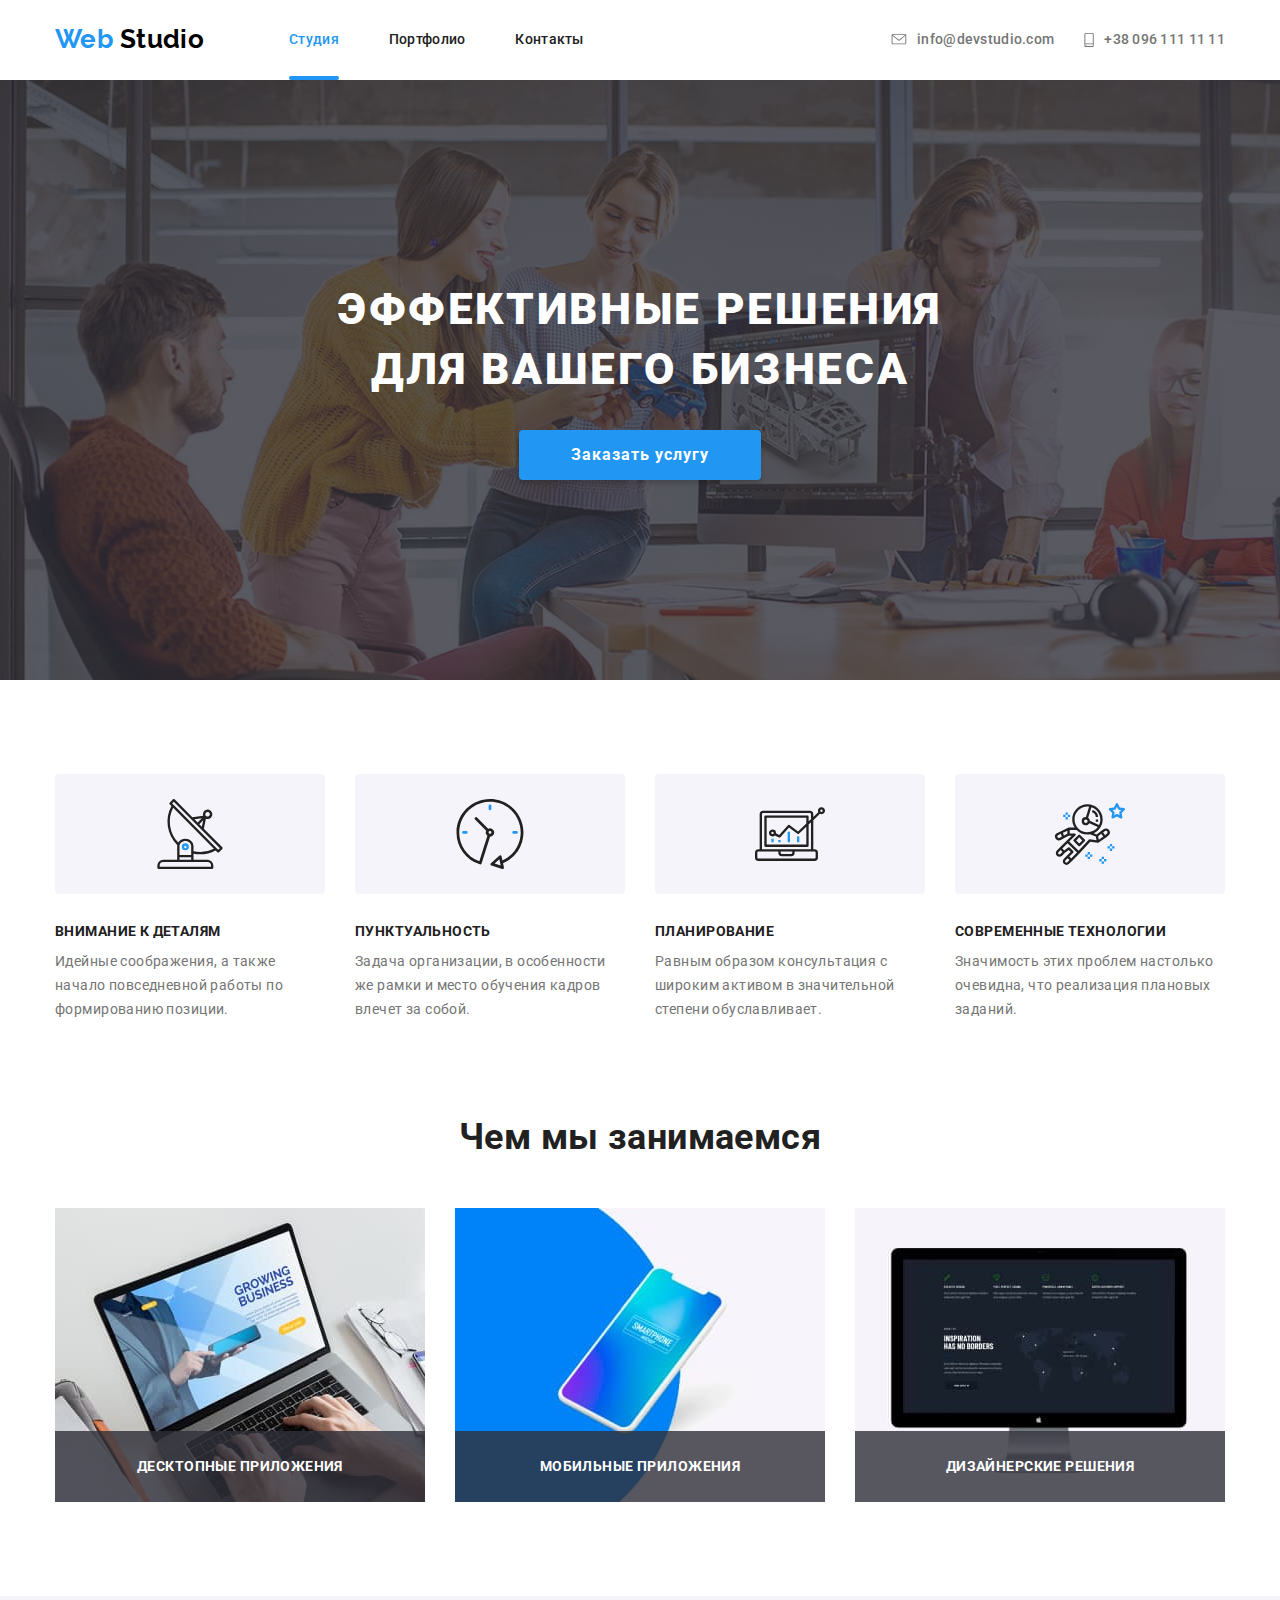
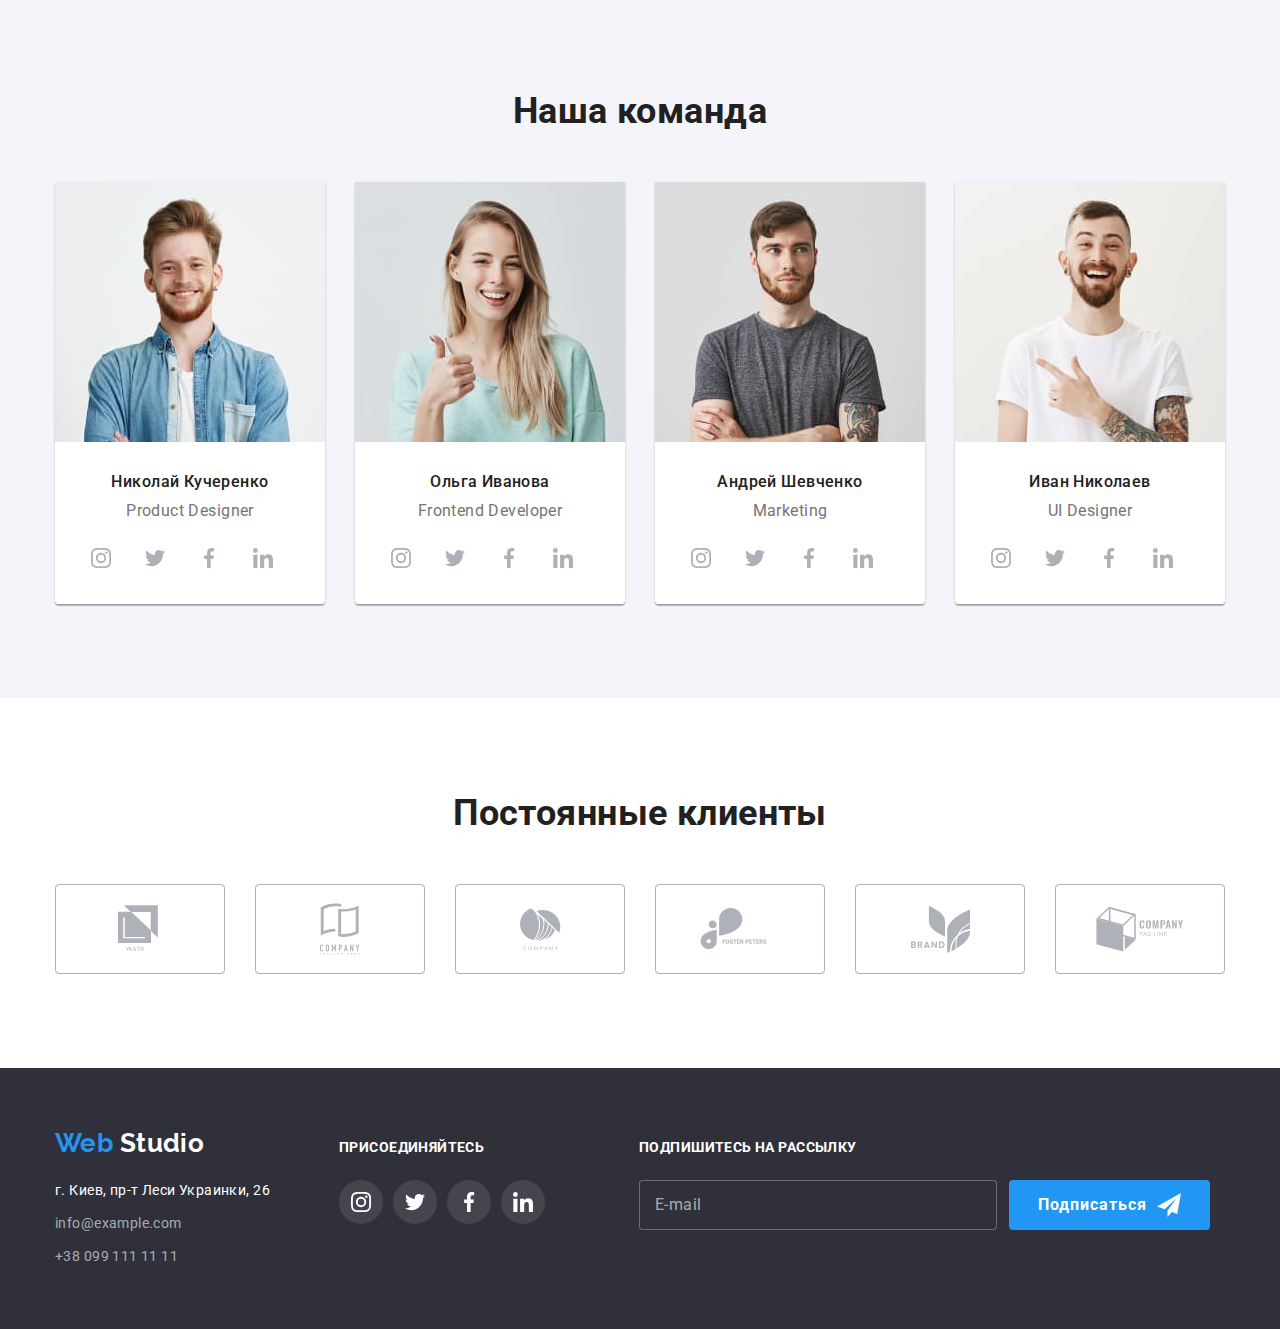
<file: index.html>
<!DOCTYPE html>
<html lang="ru">
  <head>
    <meta charset="UTF-8" />
    <meta name="viewport" content="width=device-width, initial-scale=1.0" />
    <link
      rel="stylesheet"
      href="https://fonts.googleapis.com/css2?family=Roboto:wght@400;500;700;900&display=swap"
    />
    <!-- <link
      rel="stylesheet"
      href="https://cdnjs.cloudflare.com/ajax/libs/modern-normalize/0.6.0/modern-normalize.min.css"
    /> -->
    <link rel="stylesheet" href="./css/main.min.css" />
    <title>Домашняя работа 7</title>
  </head>

  <body>
    <!-- Шапка -->
    <header class="header">
      <nav class="header-nav">
        <a href="./index.html" class="header-logo" aria-label="Логотип">
          <span>
            Web
          </span>
          Studio
        </a>
        <ul class="nav-list">
          <li>
            <a class="nav-link current-page" href="./index.html">
              <p>Студия</p>
            </a>
          </li>
          <li>
            <a class="nav-link" href="./portfolio.html">
              <p>Портфолио</p>
            </a>
          </li>
          <li>
            <a class="nav-link" href="">
              <p>Контакты</p>
            </a>
          </li>
        </ul>
      </nav>
      <address class="header-address">
        <ul class="address-list">
          <li>
            <a class="address-item" href="mailto:info@devstudio.com">
              <svg width="16px" height="11px">
                <use href="./images/sprite.svg#mail"></use>
              </svg>
              <p>info@devstudio.com</p>
            </a>
          </li>
          <li>
            <a class="address-item" href="tel:+380961111111">
              <svg width="10px" height="14px">
                <use href="./images/sprite.svg#smartphone"></use>
              </svg>
              <p>+38 096 111 11 11</p>
            </a>
          </li>
        </ul>
      </address>
    </header>

    <!-- Мейн -->
    <main>
      <!-- Герой -->
      <section class="hero">
        <h1 class="hero-title">
          Эффективные решения
          <br />
          для вашего бизнеса
        </h1>
        <button class="button-order" data-modal-open type="button">
          Заказать услугу
        </button>
      </section>

      <!-- Особенности -->
      <section class="features">
        <h2 class="features-title">Особенности</h2>
        <ul class="features-list">
          <li class="features-item">
            <h3 class="features-subtitle icon-antenna">
              Внимание к деталям
            </h3>
            <p>
              Идейные соображения, а также начало повседневной работы по
              формированию позиции.
            </p>
          </li>
          <li class="features-item">
            <h3 class="features-subtitle icon-clock">Пунктуальность</h3>
            <p>
              Задача организации, в особенности же рамки и место обучения кадров
              влечет за собой.
            </p>
          </li>
          <li class="features-item">
            <h3 class="features-subtitle icon-diagram">Планирование</h3>
            <p>
              Равным образом консультация с широким активом в значительной
              степени обуславливает.
            </p>
          </li>
          <li class="features-item">
            <h3 class="features-subtitle icon-astronaut">
              Современные технологии
            </h3>
            <p>
              Значимость этих проблем настолько очевидна, что реализация
              плановых заданий.
            </p>
          </li>
        </ul>
      </section>

      <!-- Чем мы занимаемся -->
      <section class="specialization">
        <h2 class="specialization-title">Чем мы занимаемся</h2>
        <!-- как я понял, эти картинки, это ссылки на страницу порфолио с фильтром по категориям -->
        <ul class="specialization-list">
          <li class="specialization-item">
            <a class="specialization-link" href="">
              <img
                src="./images/desktop-applications.jpg"
                alt="Десктопные приложения "
                width="370"
                height="294"
              />
              <span class="specialization-desc">Десктопные приложения</span>
            </a>
          </li>
          <li class="specialization-item">
            <a class="specialization-link" href="">
              <img
                src="./images/mobile-applications.jpg"
                alt="Мобильные приложения"
                width="370"
                height="294"
              />
              <span class="specialization-desc">Мобильные приложения</span>
            </a>
          </li>
          <li class="specialization-item">
            <a class="specialization-link" href="">
              <img
                src="./images/design-solutions.jpg"
                alt="Дизайнерские решения"
                width="370"
                height="294"
              />
              <span class="specialization-desc">Дизайнерские решения</span>
            </a>
          </li>
        </ul>
      </section>

      <!-- Наша команда -->
      <section class="team">
        <div class="team-section">
          <h2 class="team-title">Наша команда</h2>
          <ul class="team-list">
            <li class="team-card">
              <img
                src="./images/photo-nikolay-kucherenko.jpg"
                alt="фото Николай Кучеренко"
                width="270"
                height="260"
              />
              <div class="bio">
                <h3 class="bio-name">Николай Кучеренко</h3>
                <p class="bio-proffesion" lang="eu">Product Designer</p>
                <ul class="social-list">
                  <li class="social-item">
                    <a class="social-link" href="">
                      <svg class="social-icon">
                        <use href="./images/sprite.svg#instagram"></use>
                      </svg>
                    </a>
                  </li>
                  <li class="social-item">
                    <a class="social-link" href="">
                      <svg class="social-icon">
                        <use href="./images/sprite.svg#twitter"></use>
                      </svg>
                    </a>
                  </li>
                  <li class="social-item">
                    <a class="social-link" href="">
                      <svg class="social-icon">
                        <use href="./images/sprite.svg#facebook"></use>
                      </svg>
                    </a>
                  </li>
                  <li class="social-item">
                    <a class="social-link" href="">
                      <svg class="social-icon">
                        <use href="./images/sprite.svg#linkedin"></use>
                      </svg>
                    </a>
                  </li>
                </ul>
              </div>
            </li>

            <li class="team-card">
              <img
                src="./images/photo-olga-ivanova.jpg"
                alt="фото Ольга Иванова"
                width="270"
                height="260"
              />
              <div class="bio">
                <h3 class="bio-name">Ольга Иванова</h3>
                <p class="bio-proffesion" lang="eu">Frontend Developer</p>
                <ul class="social-list">
                  <li class="social-item">
                    <a class="social-link" href="">
                      <svg class="social-icon">
                        <use href="./images/sprite.svg#instagram"></use>
                      </svg>
                    </a>
                  </li>
                  <li class="social-item">
                    <a class="social-link" href="">
                      <svg class="social-icon">
                        <use href="./images/sprite.svg#twitter"></use>
                      </svg>
                    </a>
                  </li>
                  <li class="social-item">
                    <a class="social-link" href="">
                      <svg class="social-icon">
                        <use href="./images/sprite.svg#facebook"></use>
                      </svg>
                    </a>
                  </li>
                  <li class="social-item">
                    <a class="social-link" href="">
                      <svg class="social-icon">
                        <use href="./images/sprite.svg#linkedin"></use>
                      </svg>
                    </a>
                  </li>
                </ul>
              </div>
            </li>

            <li class="team-card">
              <img
                src="./images/photo-andrey-shevchenko.jpg"
                alt="фото Андрей Шевченко"
                width="270"
                height="260"
              />
              <div class="bio">
                <h3 class="bio-name">Андрей Шевченко</h3>
                <p class="bio-proffesion" lang="eu">Marketing</p>
                <ul class="social-list">
                  <li class="social-item">
                    <a class="social-link" href="">
                      <svg class="social-icon">
                        <use href="./images/sprite.svg#instagram"></use>
                      </svg>
                    </a>
                  </li>
                  <li class="social-item">
                    <a class="social-link" href="">
                      <svg class="social-icon">
                        <use href="./images/sprite.svg#twitter"></use>
                      </svg>
                    </a>
                  </li>
                  <li class="social-item">
                    <a class="social-link" href="">
                      <svg class="social-icon">
                        <use href="./images/sprite.svg#facebook"></use>
                      </svg>
                    </a>
                  </li>
                  <li class="social-item">
                    <a class="social-link" href="">
                      <svg class="social-icon">
                        <use href="./images/sprite.svg#linkedin"></use>
                      </svg>
                    </a>
                  </li>
                </ul>
              </div>
            </li>

            <li class="team-card">
              <img
                src="./images/photo-ivan-nikolaev.jpg"
                alt="фото Иван Николаев"
                width="270"
                height="260"
              />
              <div class="bio">
                <h3 class="bio-name">Иван Николаев</h3>
                <p class="bio-proffesion" lang="eu">UI Designer</p>
                <ul class="social-list">
                  <li class="social-item">
                    <a class="social-link" href="">
                      <svg class="social-icon">
                        <use href="./images/sprite.svg#instagram"></use>
                      </svg>
                    </a>
                  </li>
                  <li class="social-item">
                    <a class="social-link" href="">
                      <svg class="social-icon">
                        <use href="./images/sprite.svg#twitter"></use>
                      </svg>
                    </a>
                  </li>
                  <li class="social-item">
                    <a class="social-link" href="">
                      <svg class="social-icon">
                        <use href="./images/sprite.svg#facebook"></use>
                      </svg>
                    </a>
                  </li>
                  <li class="social-item">
                    <a class="social-link" href="">
                      <svg class="social-icon">
                        <use href="./images/sprite.svg#linkedin"></use>
                      </svg>
                    </a>
                  </li>
                </ul>
              </div>
            </li>
          </ul>
        </div>
      </section>

      <!-- Постоянные клиенты -->
      <section class="clients">
        <h2 class="clients-title">Постоянные клиенты</h2>
        <ul class="clients-list">
          <li class="clients-item">
            <a href="" class="clients-link">
              <svg class="clients-icon" width="44px" height="49px">
                <use href="./images/sprite.svg#logo-1"></use>
              </svg>
            </a>
          </li>
          <li class="clients-item">
            <a class="clients-link" href="">
              <svg class="clients-icon" width="40px" height="52px">
                <use href="./images/sprite.svg#logo-2"></use>
              </svg>
            </a>
          </li>
          <li class="clients-item">
            <a href="" class="clients-link">
              <svg class="clients-icon" width="41px" height="43px">
                <use href="./images/sprite.svg#logo-3"></use>
              </svg>
            </a>
          </li>
          <li class="clients-item">
            <a href="" class="clients-link">
              <svg class="clients-icon" width="80px" height="42px">
                <use href="./images/sprite.svg#logo-4"></use>
              </svg>
            </a>
          </li>
          <li class="clients-item">
            <a href="" class="clients-link">
              <svg class="clients-icon" width="59px" height="47px">
                <use href="./images/sprite.svg#logo-5"></use>
              </svg>
            </a>
          </li>
          <li class="clients-item">
            <a href="" class="clients-link">
              <svg class="clients-icon" width="88px" height="45px">
                <use href="./images/sprite.svg#logo-6"></use>
              </svg>
            </a>
          </li>
        </ul>
      </section>
    </main>

    <!-- футер -->

    <footer class="footer">
      <div class="footer-wrapper">
        <!-- контакты -->
        <div class="footer-contacts">
          <a
            class="footer-logo"
            href="./index.html"
            aria-label="Логотип Веб студии"
          >
            <span>Web</span>
            Studio
          </a>
          <address class="footer-address">
            <ul class="footer-address-list">
              <li class="footer-address-item">
                <a
                  class="footer-address-link city"
                  href="https://goo.gl/maps/y2QhBPSRQjRxSZP76"
                  target="_blank"
                >
                  г. Киев, пр-т Леси Украинки, 26
                </a>
              </li>
              <li class="footer-address-item">
                <a
                  class="footer-address-link email"
                  href="mailto:info@example.com"
                  >info@example.com</a
                >
              </li>
              <li class="footer-address-item">
                <a class="footer-address-link tel" href="tel:+380991111111"
                  >+38 099 111 11 11</a
                >
              </li>
            </ul>
          </address>
        </div>

        <!-- Соц. ссылки -->
        <div class="footer-social">
          <b class="footer-social-subtitle">Присоединяйтесь</b>
          <ul class="footer-social-list">
            <li class="footer-social-item">
              <a class="footer-social-link" href="">
                <svg class="footer-social-icon">
                  <use href="./images/sprite.svg#instagram"></use>
                </svg>
              </a>
            </li>
            <li class="footer-social-item">
              <a class="footer-social-link" href="">
                <svg class="footer-social-icon">
                  <use href="./images/sprite.svg#twitter"></use>
                </svg>
              </a>
            </li>
            <li class="footer-social-item">
              <a class="footer-social-link" href="">
                <svg class="footer-social-icon">
                  <use href="./images/sprite.svg#facebook"></use>
                </svg>
              </a>
            </li>
            <li class="footer-social-item">
              <a class="footer-social-link" href="">
                <svg class="footer-social-icon">
                  <use href="./images/sprite.svg#linkedin"></use>
                </svg>
              </a>
            </li>
          </ul>
        </div>

        <!-- Форма подпишись -->
        <form class="form-subscribe">
          <b class="subscribe-subtitle">
            Подпишитесь на рассылку
          </b>
          <div class="subscribe-wrapper">
            <label class="subscribe-lebel">
              <input
                class="subscribe-field"
                type="text"
                name="subscribe"
                placeholder=" "
                autocomplete="email"
              />
              <span class="subscribe-tooltip">E-mail</span>
            </label>
            <button class="subscribe-button" type="button">
              <span class="subscribe-button-text">Подписаться</span>
            </button>
          </div>
        </form>
      </div>
    </footer>

    <!-- Бекдроп -->

    <div class="modal-backdrop is-hidden" data-modal>
      <div class="modal-window">
        <button class="modal-close" data-modal-close>
          <svg class="modal-close-icon">
            <use href="./images/sprite.svg#close"></use>
          </svg>
        </button>

        <form class="form-order">
          <b class="form-title">Оставьте свои данные, мы вам перезвоним</b>

          <div class="flex-vertical" role="group">
            <label class="form-input">
              <input
                class="input-data"
                type="text"
                name="order-name"
                placeholder=" "
              />
              <span class="input-tooltip">Имя</span>
              <svg class="input-icon">
                <use href="./images/sprite.svg#name"></use>
              </svg>
            </label>

            <label class="form-input">
              <input
                class="input-data"
                type="tel"
                name="order-tel"
                placeholder=" "
              />
              <span class="input-tooltip">Телефон</span>
              <svg class="input-icon">
                <use href="./images/sprite.svg#phone"></use>
              </svg>
            </label>

            <label class="form-input">
              <input
                class="input-data"
                type="email"
                name="order-email"
                placeholder=" "
              />
              <span class="input-tooltip">Почта</span>
              <svg class="input-icon">
                <use href="./images/sprite.svg#email"></use>
              </svg>
            </label>

            <label class="form-comments">
              <textarea
                class="comments-data"
                name="order-comments"
                rows="10"
                placeholder=" "
              ></textarea>
              <span class="comments-tooltip">Коментарий</span>
            </label>

            <label class="license-agreement">
              <input
                class="checkbox visually-hidden" 
                value="true"
                type="checkbox"
                name="license-agree"
              />
              <span class="checkbox-icon"></span>

              <span class="license-description">
                Соглашаюсь с рассылкой и принимаю
                <a class="license-link" href="">Условия договора </a>
              </span>
            </label>
            <button action="#" class="form-send" type="submit">Отправить</button>
          </div>
        </form>
      </div>
    </div>
    <script src="./js/modal.js"></script>
  </body>
</html>
</file>
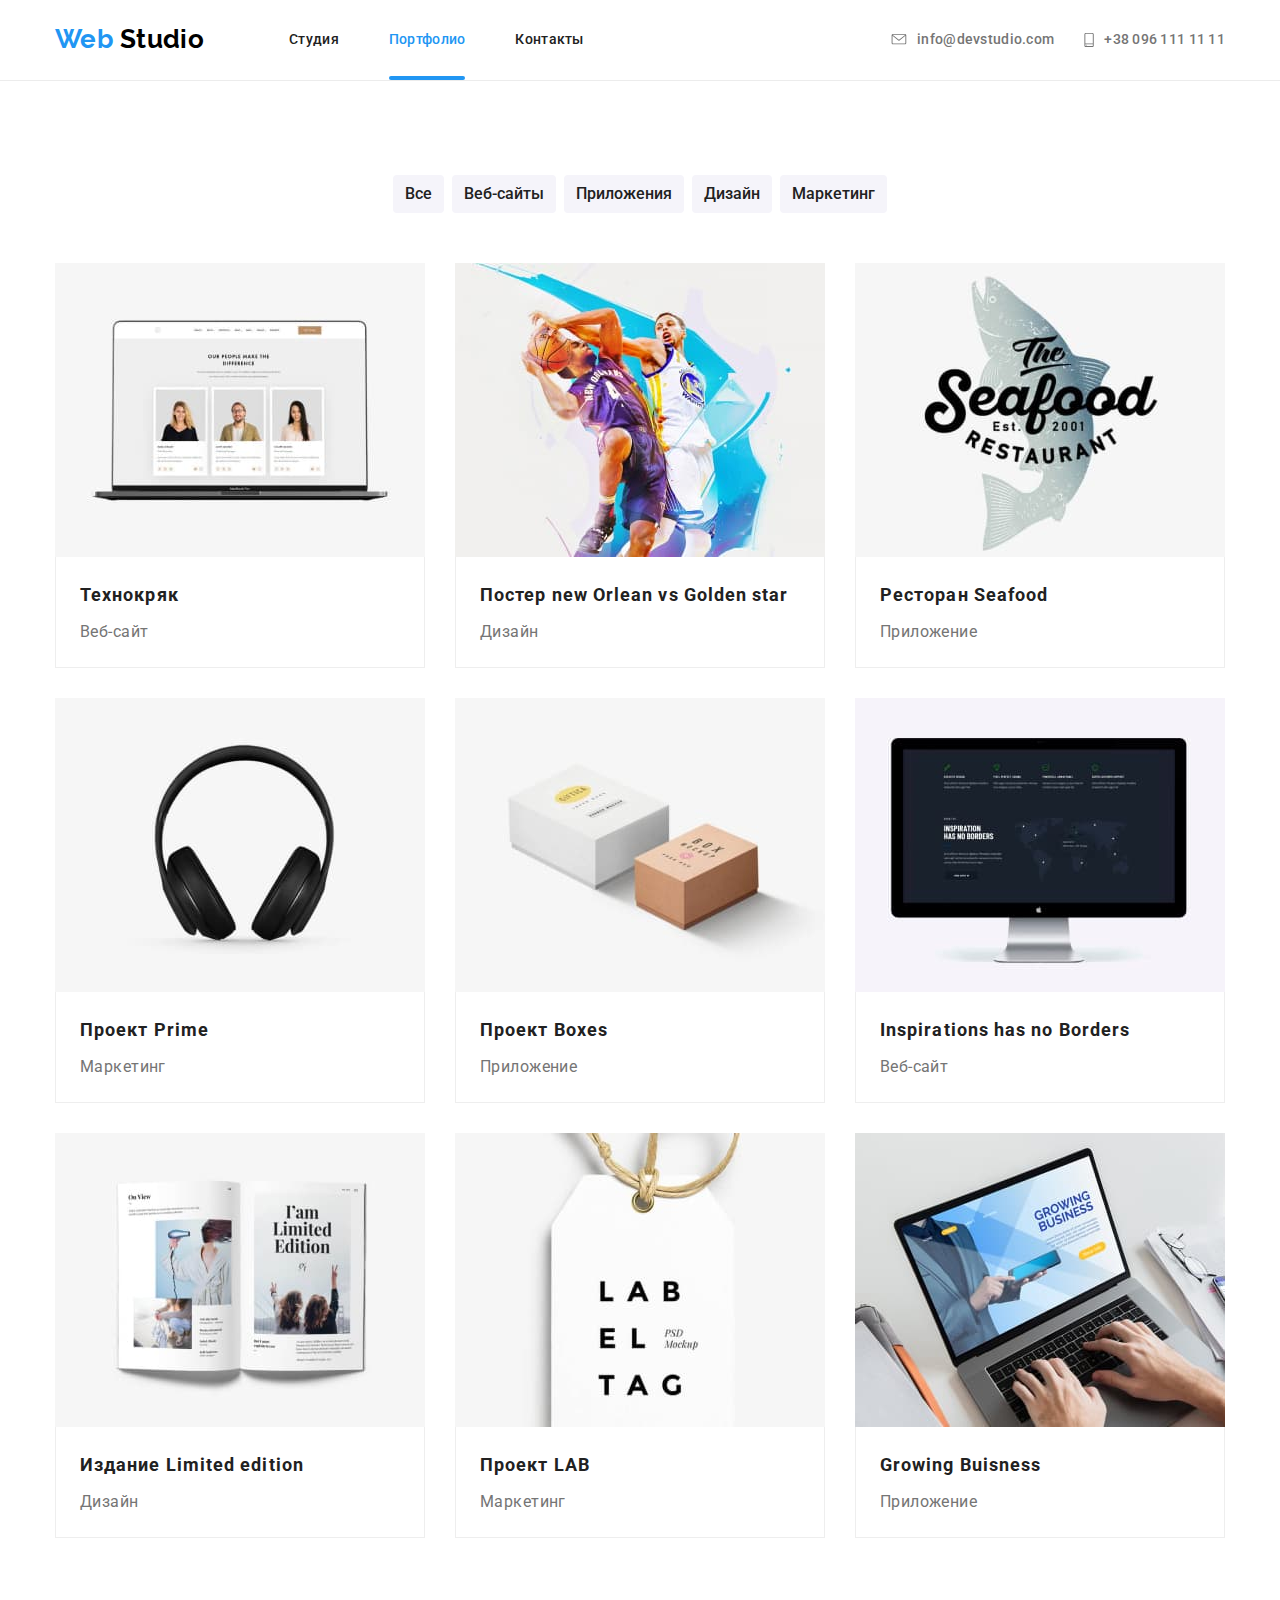
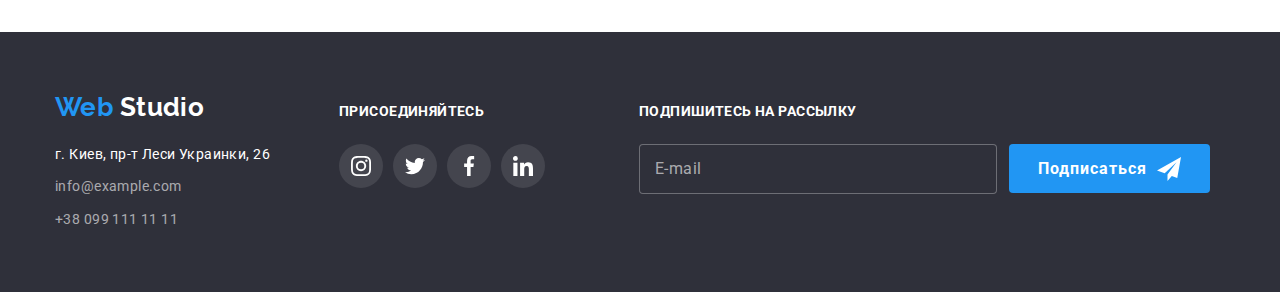
<file: portfolio.html>
<!DOCTYPE html>
<html lang="ru">
  <head>
    <meta charset="UTF-8" />
    <meta name="viewport" content="width=device-width, initial-scale=1.0" />
    <link
      rel="stylesheet"
      href="https://fonts.googleapis.com/css2?family=Roboto:wght@400;500;700;900&display=swap"
    />
    <link rel="stylesheet" href="./css/portfolio.min.css" />
    <title>Web Studio</title>
  </head>
  <body>
    <!-- Шапка с главной страницы -->
    <header class="border-buttom">
      <div class="header">
        <nav class="header-nav">
          <a href="./index.html" class="header-logo" aria-label="Логотип">
            <span>
              Web
            </span>
            Studio
          </a>
          <ul class="nav-list">
            <li>
              <a class="nav-link" href="./index.html">
                <p>Студия</p>
              </a>
            </li>
            <li>
              <a class="nav-link current-page" href="./portfolio.html">
                <p>Портфолио</p>
              </a>
            </li>
            <li>
              <a class="nav-link" href="">
                <p>Контакты</p>
              </a>
            </li>
          </ul>
        </nav>
        <address class="header-address">
          <ul class="address-list">
            <li>
              <a class="address-item" href="mailto:info@devstudio.com">
                <svg width="16px" height="11px">
                  <use href="./images/sprite.svg#mail"></use>
                </svg>
                <p>info@devstudio.com</p>
              </a>
            </li>
            <li>
              <a class="address-item" href="tel:+380961111111">
                <svg width="10px" height="14px">
                  <use href="./images/sprite.svg#smartphone"></use>
                </svg>
                <p>+38 096 111 11 11</p>
              </a>
            </li>
          </ul>
        </address>
      </div>
    </header>

    <!-- Основной раздел -->
    <main class="gallery">
      <section class="gallery-section">
        <h1 class="gallery-title" hidden>Галерея</h1>
        <ul class="gallery-selection">
          <li>
            <button class="gallery-button" type="button">
              Все
            </button>
          </li>
          <li>
            <button class="gallery-button" type="button">
              Веб-сайты
            </button>
          </li>
          <li>
            <button class="gallery-button" type="button">
              Приложения
            </button>
          </li>
          <li>
            <button class="gallery-button" type="button">
              Дизайн
            </button>
          </li>
          <li>
            <button class="gallery-button" type="button">
              Маркетинг
            </button>
          </li>
        </ul>
        <ul class="gallery-list">
          <li class="gallery-item">
            <a class="gallery-link" href="">
              <div class="gallery-overlay">
                <img
                  src="./images/technocrack.jpg"
                  alt="Иконка компании Технокряк"
                  width="370"
                  height="294"
                />
                <p class="gallery-text">
                  Технокряк это современная площадка распространения
                  коронавируса. Компании используют эту платформу для цифрового
                  шпионажа и атак на защищённые сервера конкурентов.
                </p>
              </div>
              <div class="gallery-desc">
                <h2 class="gallery-item-title">Технокряк</h2>
                <p class="gallery-item-subtitle">Веб-сайт</p>
              </div>
              <!--Следующий p отображается только при событии :hover, :focus -->
            </a>
          </li>
          <li class="gallery-item">
            <a class="gallery-link" href="">
              <div class="gallery-overlay">
                <img
                  src="./images/new-orlean-vs-golden-star.jpg"
                  alt="Постер с баскетболистами"
                  width="370"
                  height="294"
                />
                <p class="gallery-text">
                  Lorem ipsum, dolor sit amet consectetur adipisicing elit.
                  Corporis, dolorem obcaecati. Quibusdam corporis qui
                  repellendus? Id in dolorem aliquid totam soluta. Aperiam
                  voluptatum consectetur a.
                </p>
              </div>
              <div class="gallery-desc">
                <h2 class="gallery-item-title">
                  Постер
                  <span lang="eu"> new Orlean vs Golden star</span>
                </h2>
                <p class="gallery-item-subtitle">Дизайн</p>
              </div>
            </a>
          </li>
          <li class="gallery-item">
            <a class="gallery-link" href="">
              <div class="gallery-overlay">
                <img
                  src="./images/seafood.jpg"
                  alt="Логотип приложения seafood"
                  width="370"
                  height="294"
                />
                <p class="gallery-text">
                  Lorem ipsum, dolor sit amet consectetur adipisicing elit.
                  Corporis, dolorem obcaecati. Quibusdam corporis qui
                  repellendus? Id in dolorem aliquid totam soluta. Aperiam
                  voluptatum consectetur a.
                </p>
              </div>
              <div class="gallery-desc">
                <h2 class="gallery-item-title">
                  Ресторан
                  <span lang="eu">Seafood</span>
                </h2>
                <p class="gallery-item-subtitle">Приложение</p>
              </div>
            </a>
          </li>
          <li class="gallery-item">
            <a class="gallery-link" href="">
              <div class="gallery-overlay">
                <img
                  src="./images/project-prime.jpg"
                  alt="Наушники"
                  width="370"
                  height="294"
                />
                <p class="gallery-text">
                  Lorem ipsum, dolor sit amet consectetur adipisicing elit.
                  Corporis, dolorem obcaecati. Quibusdam corporis qui
                  repellendus? Id in dolorem aliquid totam soluta. Aperiam
                  voluptatum consectetur a.
                </p>
              </div>
              <div class="gallery-desc">
                <h2 class="gallery-item-title">
                  Проект
                  <span lang="eu">Prime</span>
                </h2>
                <p class="gallery-item-subtitle">Маркетинг</p>
              </div>
            </a>
          </li>
          <li class="gallery-item">
            <a class="gallery-link" href="">
              <div class="gallery-overlay">
                <img
                  src="./images/project-boxes.jpg"
                  alt="Несколько коробок"
                  width="370"
                  height="294"
                />
                <p class="gallery-text">
                  Lorem ipsum, dolor sit amet consectetur adipisicing elit.
                  Corporis, dolorem obcaecati. Quibusdam corporis qui
                  repellendus? Id in dolorem aliquid totam soluta. Aperiam
                  voluptatum consectetur a.
                </p>
              </div>
              <div class="gallery-desc">
                <h2 class="gallery-item-title">
                  Проект
                  <span lang="eu">Boxes</span>
                </h2>
                <p class="gallery-item-subtitle">Приложение</p>
              </div>
            </a>
          </li>
          <li class="gallery-item">
            <a class="gallery-link" href="">
              <div class="gallery-overlay">
                <!-- картинка с основной страницы -->
                <img
                  src="./images/design-solutions.jpg"
                  alt="Монитор"
                  width="370"
                  height="294"
                />
                <p class="gallery-text">
                  Lorem ipsum, dolor sit amet consectetur adipisicing elit.
                  Corporis, dolorem obcaecati. Quibusdam corporis qui
                  repellendus? Id in dolorem aliquid totam soluta. Aperiam
                  voluptatum consectetur a.
                </p>
              </div>
              <div class="gallery-desc">
                <h2 class="gallery-item-title" lang="eu">
                  Inspirations has no Borders
                </h2>
                <p class="gallery-item-subtitle">Веб-сайт</p>
              </div>
            </a>
          </li>
          <li class="gallery-item">
            <a class="gallery-link" href="">
              <div class="gallery-overlay">
                <img
                  src="./images/magazine-limited-edition.jpg"
                  alt="Журнал"
                  width="370"
                  height="294"
                />
                <p class="gallery-text">
                  Lorem ipsum, dolor sit amet consectetur adipisicing elit.
                  Corporis, dolorem obcaecati. Quibusdam corporis qui
                  repellendus? Id in dolorem aliquid totam soluta. Aperiam
                  voluptatum consectetur a.
                </p>
              </div>
              <div class="gallery-desc">
                <h2 class="gallery-item-title">
                  Издание
                  <span lang="eu">Limited edition</span>
                </h2>
                <p class="gallery-item-subtitle">Дизайн</p>
              </div>
            </a>
          </li>
          <li class="gallery-item">
            <a class="gallery-link" href="">
              <div class="gallery-overlay">
                <img
                  src="./images/project-lab.jpg"
                  alt="Бирка"
                  width="370"
                  height="294"
                />
                <p class="gallery-text">
                  Lorem ipsum, dolor sit amet consectetur adipisicing elit.
                  Corporis, dolorem obcaecati. Quibusdam corporis qui
                  repellendus? Id in dolorem aliquid totam soluta. Aperiam
                  voluptatum consectetur a.
                </p>
              </div>
              <div class="gallery-desc">
                <h2 class="gallery-item-title">
                  Проект
                  <span lang="eu">LAB</span>
                </h2>
                <p class="gallery-item-subtitle">Маркетинг</p>
              </div>
            </a>
          </li>
          <li class="gallery-item">
            <a class="gallery-link" href="">
              <!-- картинка с основной страницы -->
              <div class="gallery-overlay">
                <img
                  src="./images/desktop-applications.jpg"
                  alt="Ноутбук"
                  width="370"
                  height="294"
                />
                <p class="gallery-text">
                  Lorem ipsum, dolor sit amet consectetur adipisicing elit.
                  Corporis, dolorem obcaecati. Quibusdam corporis qui
                  repellendus? Id in dolorem aliquid totam soluta. Aperiam
                  voluptatum consectetur a.
                </p>
              </div>
              <div class="gallery-desc">
                <h2 class="gallery-item-title" lang="eu">Growing Buisness</h2>
                <p class="gallery-item-subtitle">Приложение</p>
              </div>
            </a>
          </li>
        </ul>
      </section>
    </main>

    <!-- футер с главной страницы -->

    <footer class="footer">
      <div class="footer-wrapper">
        <!-- контакты -->
        <div class="footer-contacts">
          <a
            class="footer-logo"
            href="./index.html"
            aria-label="Логотип Веб студии"
          >
            <span>Web</span>
            Studio
          </a>
          <address class="footer-address">
            <ul class="footer-address-list">
              <li class="footer-address-item">
                <a
                  class="footer-address-link city"
                  href="https://goo.gl/maps/y2QhBPSRQjRxSZP76"
                  target="_blank"
                >
                  г. Киев, пр-т Леси Украинки, 26
                </a>
              </li>
              <li class="footer-address-item">
                <a
                  class="footer-address-link email"
                  href="mailto:info@example.com"
                  >info@example.com</a
                >
              </li>
              <li class="footer-address-item">
                <a class="footer-address-link tel" href="tel:+380991111111"
                  >+38 099 111 11 11</a
                >
              </li>
            </ul>
          </address>
        </div>

        <!-- Соц. ссылки -->
        <div class="footer-social">
          <b class="footer-social-subtitle">Присоединяйтесь</b>
          <ul class="footer-social-list">
            <li class="footer-social-item">
              <a class="footer-social-link" href="">
                <svg class="footer-social-icon">
                  <use href="./images/sprite.svg#instagram"></use>
                </svg>
              </a>
            </li>
            <li class="footer-social-item">
              <a class="footer-social-link" href="">
                <svg class="footer-social-icon">
                  <use href="./images/sprite.svg#twitter"></use>
                </svg>
              </a>
            </li>
            <li class="footer-social-item">
              <a class="footer-social-link" href="">
                <svg class="footer-social-icon">
                  <use href="./images/sprite.svg#facebook"></use>
                </svg>
              </a>
            </li>
            <li class="footer-social-item">
              <a class="footer-social-link" href="">
                <svg class="footer-social-icon">
                  <use href="./images/sprite.svg#linkedin"></use>
                </svg>
              </a>
            </li>
          </ul>
        </div>

        <!-- Форма подпишись -->
        <form class="form-subscribe">
          <b class="subscribe-subtitle">
            Подпишитесь на рассылку
          </b>
          <div class="subscribe-wrapper">
            <label class="subscribe-lebel">
              <input
                class="subscribe-field"
                type="text"
                name="subscribe"
                placeholder=" "
                autocomplete="email"
              />
              <span class="subscribe-tooltip">E-mail</span>
            </label>
            <button class="subscribe-button" type="button">
              <span class="subscribe-button-text">Подписаться</span>
            </button>
          </div>
        </form>
      </div>
    </footer>
  </body>
</html>
</file>
<file: css/main.min.css>
*,::after,::before{-webkit-box-sizing:border-box;box-sizing:border-box}:root{-moz-tab-size:4;-o-tab-size:4;tab-size:4}html{line-height:1.15;-webkit-text-size-adjust:100%}body{margin:0}body{font-family:system-ui,-apple-system,'Segoe UI',Roboto,Helvetica,Arial,sans-serif,'Apple Color Emoji','Segoe UI Emoji'}hr{height:0}abbr[title]{-webkit-text-decoration:underline dotted;text-decoration:underline dotted}b,strong{font-weight:bolder}code,kbd,pre,samp{font-family:SFMono-Regular,Consolas,'Liberation Mono',Menlo,monospace;font-size:1em}small{font-size:80%}sub,sup{font-size:75%;line-height:0;position:relative;vertical-align:baseline}sub{bottom:-.25em}sup{top:-.5em}button,input,optgroup,select,textarea{font-family:inherit;font-size:100%;line-height:1.15;margin:0}button,select{text-transform:none}[type=button],[type=reset],[type=submit],button{-webkit-appearance:button}[type=button]::-moz-focus-inner,[type=reset]::-moz-focus-inner,[type=submit]::-moz-focus-inner,button::-moz-focus-inner{border-style:none;padding:0}[type=button]:-moz-focusring,[type=reset]:-moz-focusring,[type=submit]:-moz-focusring,button:-moz-focusring{outline:1px dotted ButtonText}fieldset{padding:.35em .75em .625em}legend{padding:0}progress{vertical-align:baseline}[type=number]::-webkit-inner-spin-button,[type=number]::-webkit-outer-spin-button{height:auto}[type=search]{-webkit-appearance:textfield;outline-offset:-2px}[type=search]::-webkit-search-decoration{-webkit-appearance:none}::-webkit-file-upload-button{-webkit-appearance:button;font:inherit}summary{display:list-item}@font-face{font-family:"Raleway";font-style:normal;font-weight:700;font-display:swap;src:local("Raleway Bold"),local("Raleway-Bold"),url("../fonts/raleway-v16-latin-700.woff2") format("woff2"),url("../fonts/raleway-v16-latin-700.woff") format("woff")}.header,.header-nav,.nav-list,.header-address,.address-list,.address-item,.features-list,.team-list,.social-list,.clients-list,.clients-link,.footer-wrapper,.footer-social-list,.subscribe-wrapper,.subscribe-button-text,.flex-vertical,.license-agreement{display:-webkit-box;display:-ms-flexbox;display:flex;-webkit-box-align:center;-ms-flex-align:center;align-items:center}.features,.team,.clients{padding-top:94px;padding-bottom:94px}.header,.features,.specialization,.team-section,.clients,.footer-wrapper,.hero{margin-left:auto;margin-right:auto}.header,.features,.specialization,.team-section,.clients,.footer-wrapper{width:1200px;padding-left:15px;padding-right:15px}.specialization-title,.team-title,.clients-title{margin-bottom:50px;color:#212121;font-weight:700;font-size:36px;line-height:1.17;text-align:center}.social-icon,.footer-social-icon{width:20px;height:20px}.footer-social-subtitle,.subscribe-subtitle{display:block;margin-bottom:20px;color:#fff;font-weight:700;text-transform:uppercase}html{-webkit-box-sizing:border-box;box-sizing:border-box}*,*::before,*::after{-webkit-box-sizing:inherit;box-sizing:inherit}body{font-family:"Roboto", sans-serif;color:#757575;font-weight:400;font-size:14px;line-height:1.71;letter-spacing:0.03em}h1,h2,h3,p{margin-top:0px;margin-bottom:0px}button,address{font-family:inherit;font-style:normal}ul,button,input{margin-top:0px;margin-bottom:0px;list-style:none;padding:0px}a{font-family:inherit;text-decoration:none}svg{display:block}.border-buttom{border-bottom:1px solid #ececec}.visually-hidden{position:absolute;width:1px;height:1px;margin:-1px;border:0;padding:0;clip:rect(0 0 0 0);overflow:hidden}.header-logo,.footer-logo{display:block;font-family:"Raleway", sans-serif;font-weight:700;font-size:26px;line-height:1.19;color:#000}.header-logo>span,.footer-logo>span{color:#2196f3}.header-logo{padding-top:24px;padding-bottom:25px;margin-right:85px}.header-nav{color:#212121}.nav-list>li:not(:last-child){margin-right:50px}.nav-link{display:block;padding-top:32px;padding-bottom:32px;font-weight:500;font-size:14px;line-height:1.14;letter-spacing:0.02em;color:#212121;fill:none;-webkit-transition:color 250ms cubic-bezier(0.4, 0, 0.2, 1);transition:color 250ms cubic-bezier(0.4, 0, 0.2, 1)}.nav-link:hover,.nav-link:focus{color:#2196f3}.current-page{color:#2196f3;position:relative}.current-page>p::after{content:"";position:absolute;bottom:0;left:0;display:block;width:100%;height:4px;border-radius:2px;background-color:#2196f3}.header-address{margin-left:auto}.address-list{margin-left:auto}.address-list>li+li{margin-left:30px}.address-list>li:hover{color:#2196f3}.address-item{color:#757575;fill:#757575;padding-top:32px;padding-bottom:32px;font-weight:500;font-size:14px;line-height:1.14;letter-spacing:0.02em;-webkit-transition:color 250ms cubic-bezier(0.4, 0, 0.2, 1),fill 250ms cubic-bezier(0.4, 0, 0.2, 1);transition:color 250ms cubic-bezier(0.4, 0, 0.2, 1),fill 250ms cubic-bezier(0.4, 0, 0.2, 1)}.address-item>svg{margin-right:10px}.address-item:hover,.address-item:focus{color:#2196f3;fill:#2196f3}.hero{max-width:1600px;height:600px;padding-top:200px;padding-bottom:200px;background-image:-webkit-gradient(linear, left top, left bottom, from(rgba(47,48,58,0.8)), to(rgba(47,48,58,0.8))),url(../images/hero-background.jpg);background-image:linear-gradient(rgba(47,48,58,0.8), rgba(47,48,58,0.8)),url(../images/hero-background.jpg);text-align:center}.hero-title{margin-bottom:30px;color:#fff;font-weight:900;font-size:44px;line-height:1.36;text-align:center;letter-spacing:0.06em;text-transform:uppercase}.button-order{padding:10px 52px;color:#fff;background-color:#2196f3;border:transparent;border-radius:4px;-webkit-box-shadow:0px 4px 4px rgba(0,0,0,0.15);box-shadow:0px 4px 4px rgba(0,0,0,0.15);font-weight:700;font-size:16px;line-height:1.87;letter-spacing:0.06em}.features-title{display:none}.features-item:not(:last-child){margin-right:30px}.features-subtitle{margin-bottom:10px;color:#212121;font-weight:700;font-size:14px;line-height:1.14;text-transform:uppercase}.features-subtitle::before{content:"";display:block;width:270px;height:120px;background-color:#f5f4fa;background-repeat:no-repeat;background-position:center;border-radius:4px;margin-bottom:30px}.icon-antenna::before{content:"";background-image:url(./../images/icon-antenna.svg)}.icon-clock::before{content:"";background-image:url(./../images/icon-clock.svg)}.icon-diagram::before{content:"";background-image:url(./../images/icon-diagram.svg)}.icon-astronaut::before{content:"";background-image:url(./../images/icon-astronaut.svg)}.specialization{padding-bottom:94px}.specialization-title{margin-bottom:50px}.specialization-list{display:-webkit-box;display:-ms-flexbox;display:flex}.specialization-item{position:relative}.specialization-item+.specialization-item{margin-left:30px}.specialization-link{font-size:0px;display:block}.specialization-desc{position:absolute;bottom:0;left:0;width:370px;padding-top:27px;padding-bottom:27px;font-weight:700;font-size:14px;line-height:1.17;text-align:center;text-transform:uppercase;color:#fff;background-color:rgba(47,48,58,0.8)}.team{background-color:#f5f4fa}.team-card{width:270px;font-size:0px;-webkit-box-shadow:0px 2px 1px rgba(0,0,0,0.2),0px 1px 1px rgba(0,0,0,0.14),0px 1px 3px rgba(0,0,0,0.12);box-shadow:0px 2px 1px rgba(0,0,0,0.2),0px 1px 1px rgba(0,0,0,0.14),0px 1px 3px rgba(0,0,0,0.12);border-radius:0px 0px 4px 4px}.team-card:not(:last-child){margin-right:30px}.bio{padding-top:30px;padding-bottom:24px;padding-left:24px;padding-right:24px;background-color:#fff;border-radius:0px 0px 4px 4px}.bio-name{margin-bottom:10px;color:#212121;font-weight:500;font-size:16px;line-height:1.19;text-align:center}.bio-proffesion{margin-bottom:16px;font-size:16px;line-height:1.19;text-align:center}.social-list>li:not(:last-child){margin-right:10px}.social-link{display:block;padding:12px;border-radius:50%;fill:#afb1b8;-webkit-transition:fill 250ms cubic-bezier(0.4, 0, 0.2, 1),background-color 250ms cubic-bezier(0.4, 0, 0.2, 1);transition:fill 250ms cubic-bezier(0.4, 0, 0.2, 1),background-color 250ms cubic-bezier(0.4, 0, 0.2, 1)}.social-link:hover,.social-link:focus{fill:#fff;background-color:#2196f3;outline:none}.social-link:not(:last-child){margin-right:10px}.clients-item:not(:last-child){margin-right:30px}.clients-link{width:170px;height:90px;fill:#afb1b8;border:1px solid #afb1b8;border-radius:4px;-webkit-box-pack:center;-ms-flex-pack:center;justify-content:center;-webkit-transition:fill 250ms cubic-bezier(0.4, 0, 0.2, 1),border-color 250ms cubic-bezier(0.4, 0, 0.2, 1);transition:fill 250ms cubic-bezier(0.4, 0, 0.2, 1),border-color 250ms cubic-bezier(0.4, 0, 0.2, 1)}.clients-link:hover,.clients-link:focus{fill:#2196f3;border-color:#2196f3;outline:none}.footer{background-color:#2f303a}.footer-wrapper{-webkit-box-align:baseline;-ms-flex-align:baseline;align-items:baseline;padding-top:60px;padding-bottom:60px}.footer-contacts{margin-right:69px}.footer-logo{margin-bottom:20px;color:#fff}.footer-address-link.city{color:#fff}.footer-address-link.email,.footer-address-link.tel{color:rgba(255,255,255,0.6)}.footer-address-item:not(:last-child){margin-bottom:9px}.footer-address-link{padding:0px;-webkit-transition:color 250ms cubic-bezier(0.4, 0, 0.2, 1);transition:color 250ms cubic-bezier(0.4, 0, 0.2, 1)}.footer-address-link:hover,.footer-address-link:focus{color:#2196f3}.footer-social{margin-right:94px}.footer-social-subtitle{margin-bottom:20px}.footer-social-item:not(:last-child){margin-right:10px}.footer-social-link{display:-webkit-box;display:-ms-flexbox;display:flex;padding:12px;fill:#fff;background-color:rgba(255,255,255,0.1);border-radius:50%;-webkit-transition:background-color 250ms cubic-bezier(0.4, 0, 0.2, 1);transition:background-color 250ms cubic-bezier(0.4, 0, 0.2, 1)}.footer-social-link:hover,.footer-social-link:focus{background-color:#2196f3;outline:none}.subscribe-subtitle{display:block}.subscribe-lebel{position:relative}.subscribe-field{width:358px;height:50px;margin-right:12px;padding-left:16px;border:1px solid rgba(255,255,255,0.3);border-radius:4px;background-color:#2f303a;font-size:16px;line-height:1.25;color:#f5f4fa;outline:transparent}.subscribe-field:focus{background-color:#f5f4fa;color:#212121}.subscribe-tooltip{position:absolute;top:15px;left:16px;color:rgba(255,255,255,0.6);font-size:16px;line-height:1.25;-webkit-transition:transform 250ms cubic-bezier(0.4, 0, 0.2, 1),color 250ms cubic-bezier(0.4, 0, 0.2, 1);-webkit-transition:color 250ms cubic-bezier(0.4, 0, 0.2, 1),-webkit-transform 250ms cubic-bezier(0.4, 0, 0.2, 1);transition:color 250ms cubic-bezier(0.4, 0, 0.2, 1),-webkit-transform 250ms cubic-bezier(0.4, 0, 0.2, 1);transition:transform 250ms cubic-bezier(0.4, 0, 0.2, 1),color 250ms cubic-bezier(0.4, 0, 0.2, 1);transition:transform 250ms cubic-bezier(0.4, 0, 0.2, 1),color 250ms cubic-bezier(0.4, 0, 0.2, 1),-webkit-transform 250ms cubic-bezier(0.4, 0, 0.2, 1)}.subscribe-field:focus+.subscribe-tooltip,.subscribe-field:not(:placeholder-shown)+.subscribe-tooltip{-webkit-transform:translateX(-70px);transform:translateX(-70px);color:#fff}.subscribe-button{padding:10px 29px;color:#fff;background-color:#2196f3;border-radius:4px;border:none;font-weight:700;font-size:16px;line-height:1.87;letter-spacing:0.06em}.subscribe-button-text{-webkit-box-pack:center;-ms-flex-pack:center;justify-content:center}.subscribe-button-text::after{content:"";display:block;background-image:url("../images/icon-send.svg");fill:#212121;width:24px;height:24px;margin-left:10px}.modal-backdrop{position:fixed;top:0px;left:0px;width:100%;height:100%;background-color:rgba(0,0,0,0.2);-webkit-transform:scale(1);transform:scale(1);-webkit-transition:transform 1000ms cubic-bezier(0.4, 0, 0.2, 1);-webkit-transition:-webkit-transform 1000ms cubic-bezier(0.4, 0, 0.2, 1);transition:-webkit-transform 1000ms cubic-bezier(0.4, 0, 0.2, 1);transition:transform 1000ms cubic-bezier(0.4, 0, 0.2, 1);transition:transform 1000ms cubic-bezier(0.4, 0, 0.2, 1), -webkit-transform 1000ms cubic-bezier(0.4, 0, 0.2, 1)}.modal-window{position:absolute;top:50%;left:50%;width:528px;-webkit-transform:translate(-50%, -50%);transform:translate(-50%, -50%);border-radius:4px;background-color:#fff;-webkit-box-shadow:0px 2px 1px rgba(0,0,0,0.2),0px 1px 1px rgba(0,0,0,0.14),0px 1px 3px rgba(0,0,0,0.12);box-shadow:0px 2px 1px rgba(0,0,0,0.2),0px 1px 1px rgba(0,0,0,0.14),0px 1px 3px rgba(0,0,0,0.12)}.modal-close{position:absolute;top:8px;right:8px;display:-webkit-box;display:-ms-flexbox;display:flex;-webkit-box-pack:center;-ms-flex-pack:center;justify-content:center;-webkit-box-align:center;-ms-flex-align:center;align-items:center;width:30px;height:30px;border:1px solid rgba(0,0,0,0.1);border-radius:50%;background-color:#fff}.modal-close-icon{width:18px;height:18px;fill:#000}.modal-close:focus{outline:none;border:2px solid rgba(0,0,0,0.1);border-color:#2196f3}.modal-close:hover .modal-close-icon{fill:#2196f3}.flex-vertical{-webkit-box-orient:vertical;-webkit-box-direction:normal;-ms-flex-direction:column;flex-direction:column}.form-title{display:block;text-align:center;margin-top:40px;margin-bottom:28px;font-weight:700;font-size:20px;line-height:1.15;color:#212121}.form-order{margin-bottom:40px}.form-input{position:relative;margin-bottom:28px}.form-comments{position:relative;margin-bottom:20px}.input-data{display:block;width:448px;height:40px;padding-left:42px;border:1px solid rgba(33,33,33,0.2);border-radius:4px}.input-data:focus,.input-data:not(:placeholder-shown){outline:none;border-color:#2196f3}.input-tooltip{left:42px;top:50%;-webkit-transform:translateY(-50%);transform:translateY(-50%);font-size:14px;line-height:1.07;color:#757575;position:absolute;z-index:2;-webkit-transition:transform 250ms cubic-bezier(0.4, 0, 0.2, 1),color 250ms cubic-bezier(0.4, 0, 0.2, 1),font-size 250ms cubic-bezier(0.4, 0, 0.2, 1);-webkit-transition:color 250ms cubic-bezier(0.4, 0, 0.2, 1),font-size 250ms cubic-bezier(0.4, 0, 0.2, 1),-webkit-transform 250ms cubic-bezier(0.4, 0, 0.2, 1);transition:color 250ms cubic-bezier(0.4, 0, 0.2, 1),font-size 250ms cubic-bezier(0.4, 0, 0.2, 1),-webkit-transform 250ms cubic-bezier(0.4, 0, 0.2, 1);transition:transform 250ms cubic-bezier(0.4, 0, 0.2, 1),color 250ms cubic-bezier(0.4, 0, 0.2, 1),font-size 250ms cubic-bezier(0.4, 0, 0.2, 1);transition:transform 250ms cubic-bezier(0.4, 0, 0.2, 1),color 250ms cubic-bezier(0.4, 0, 0.2, 1),font-size 250ms cubic-bezier(0.4, 0, 0.2, 1),-webkit-transform 250ms cubic-bezier(0.4, 0, 0.2, 1)}.input-data:focus ~ .input-tooltip,.input-data:not(:placeholder-shown) ~ .input-tooltip{-webkit-transform:translate(-24px, -36px);transform:translate(-24px, -36px);color:#2196f3;font-size:12px}.input-icon{top:50%;left:16px;-webkit-transform:translateY(-50%);transform:translateY(-50%);width:18px;height:18px;fill:#212121;position:absolute;z-index:2}.input-data:focus ~ .input-icon,.input-data:not(:placeholder-shown) ~ .input-icon{fill:#2196f3}.comments-data{width:448px;height:120px;padding:10px 16px;border:1px solid rgba(33,33,33,0.2);border-radius:4px;resize:none}.comments-data:focus,.comments-data:not(:placeholder-shown){outline:none;border-color:#2196f3}.comments-tooltip{top:12px;left:16px;position:absolute;z-index:2;-webkit-transition:transform 250ms cubic-bezier(0.4, 0, 0.2, 1),color 250ms cubic-bezier(0.4, 0, 0.2, 1),font-size 250ms cubic-bezier(0.4, 0, 0.2, 1);-webkit-transition:color 250ms cubic-bezier(0.4, 0, 0.2, 1),font-size 250ms cubic-bezier(0.4, 0, 0.2, 1),-webkit-transform 250ms cubic-bezier(0.4, 0, 0.2, 1);transition:color 250ms cubic-bezier(0.4, 0, 0.2, 1),font-size 250ms cubic-bezier(0.4, 0, 0.2, 1),-webkit-transform 250ms cubic-bezier(0.4, 0, 0.2, 1);transition:transform 250ms cubic-bezier(0.4, 0, 0.2, 1),color 250ms cubic-bezier(0.4, 0, 0.2, 1),font-size 250ms cubic-bezier(0.4, 0, 0.2, 1);transition:transform 250ms cubic-bezier(0.4, 0, 0.2, 1),color 250ms cubic-bezier(0.4, 0, 0.2, 1),font-size 250ms cubic-bezier(0.4, 0, 0.2, 1),-webkit-transform 250ms cubic-bezier(0.4, 0, 0.2, 1)}.comments-data:focus ~ .comments-tooltip,.comments-data:not(:placeholder-shown) ~ .comments-tooltip{-webkit-transform:translateY(-36px);transform:translateY(-36px);color:#2196f3;font-size:12px}.checkbox-icon{margin-right:8px;width:16px;height:15px;border-radius:2px;background-image:url(../images/icon-checkbox-unchecked.svg);background-origin:content-box;background-position:center}.checkbox:focus ~ .checkbox-icon{background-color:transparent;background-image:url(../images/icon-checkbox-focus.svg)}.checkbox:checked ~ .checkbox-icon{background-color:#2196f3;background-image:url(../images/icon-checkbox-checked.svg)}.checkbox:focus:checked ~ .checkbox-icon{outline:2px solid #2196f3;outline-offset:2px}.license-agreement{margin-bottom:30px}.license-link{font-weight:400;font-size:14px;line-height:1.71;-webkit-text-decoration-line:underline;text-decoration-line:underline;color:#2196f3}.license-description{line-height:1.15;letter-spacing:0.01em}.form-send{width:200px;height:50px;color:#fff;background-color:#2196f3;font-weight:700;font-size:16px;line-height:1.87;text-align:center;letter-spacing:0.06em;border:none;border-radius:4px}.is-hidden{opacity:1;pointer-events:none;-webkit-transform:scale(0);transform:scale(0);-webkit-transition:scale 1s cubic-bezier(0.4, 0, 0.2, 1);transition:scale 1s cubic-bezier(0.4, 0, 0.2, 1)}
/*# sourceMappingURL=main.min.css.map */
</file>
<file: css/portfolio.min.css>
*,::after,::before{-webkit-box-sizing:border-box;box-sizing:border-box}:root{-moz-tab-size:4;-o-tab-size:4;tab-size:4}html{line-height:1.15;-webkit-text-size-adjust:100%}body{margin:0}body{font-family:system-ui,-apple-system,'Segoe UI',Roboto,Helvetica,Arial,sans-serif,'Apple Color Emoji','Segoe UI Emoji'}hr{height:0}abbr[title]{-webkit-text-decoration:underline dotted;text-decoration:underline dotted}b,strong{font-weight:bolder}code,kbd,pre,samp{font-family:SFMono-Regular,Consolas,'Liberation Mono',Menlo,monospace;font-size:1em}small{font-size:80%}sub,sup{font-size:75%;line-height:0;position:relative;vertical-align:baseline}sub{bottom:-.25em}sup{top:-.5em}button,input,optgroup,select,textarea{font-family:inherit;font-size:100%;line-height:1.15;margin:0}button,select{text-transform:none}[type=button],[type=reset],[type=submit],button{-webkit-appearance:button}[type=button]::-moz-focus-inner,[type=reset]::-moz-focus-inner,[type=submit]::-moz-focus-inner,button::-moz-focus-inner{border-style:none;padding:0}[type=button]:-moz-focusring,[type=reset]:-moz-focusring,[type=submit]:-moz-focusring,button:-moz-focusring{outline:1px dotted ButtonText}fieldset{padding:.35em .75em .625em}legend{padding:0}progress{vertical-align:baseline}[type=number]::-webkit-inner-spin-button,[type=number]::-webkit-outer-spin-button{height:auto}[type=search]{-webkit-appearance:textfield;outline-offset:-2px}[type=search]::-webkit-search-decoration{-webkit-appearance:none}::-webkit-file-upload-button{-webkit-appearance:button;font:inherit}summary{display:list-item}@font-face{font-family:"Raleway";font-style:normal;font-weight:700;font-display:swap;src:local("Raleway Bold"),local("Raleway-Bold"),url("../fonts/raleway-v16-latin-700.woff2") format("woff2"),url("../fonts/raleway-v16-latin-700.woff") format("woff")}.header,.header-nav,.nav-list,.header-address,.address-list,.address-item,.gallery,.gallery-selection,.gallery-list,.footer-wrapper,.footer-social-list,.subscribe-wrapper,.subscribe-button-text{display:-webkit-box;display:-ms-flexbox;display:flex;-webkit-box-align:center;-ms-flex-align:center;align-items:center}.gallery{padding-top:94px;padding-bottom:94px}.header,.gallery,.footer-wrapper{margin-left:auto;margin-right:auto}.header,.gallery,.footer-wrapper{width:1200px;padding-left:15px;padding-right:15px}.footer-social-icon{width:20px;height:20px}.footer-social-subtitle,.subscribe-subtitle{display:block;margin-bottom:20px;color:#fff;font-weight:700;text-transform:uppercase}html{-webkit-box-sizing:border-box;box-sizing:border-box}*,*::before,*::after{-webkit-box-sizing:inherit;box-sizing:inherit}body{font-family:"Roboto", sans-serif;color:#757575;font-weight:400;font-size:14px;line-height:1.71;letter-spacing:0.03em}h1,h2,h3,p{margin-top:0px;margin-bottom:0px}button,address{font-family:inherit;font-style:normal}ul,button,input{margin-top:0px;margin-bottom:0px;list-style:none;padding:0px}a{font-family:inherit;text-decoration:none}svg{display:block}.border-buttom{border-bottom:1px solid #ececec}.visually-hidden{position:absolute;width:1px;height:1px;margin:-1px;border:0;padding:0;clip:rect(0 0 0 0);overflow:hidden}.header-logo,.footer-logo{display:block;font-family:"Raleway", sans-serif;font-weight:700;font-size:26px;line-height:1.19;color:#000}.header-logo>span,.footer-logo>span{color:#2196f3}.header-logo{padding-top:24px;padding-bottom:25px;margin-right:85px}.header-nav{color:#212121}.nav-list>li:not(:last-child){margin-right:50px}.nav-link{display:block;padding-top:32px;padding-bottom:32px;font-weight:500;font-size:14px;line-height:1.14;letter-spacing:0.02em;color:#212121;fill:none;-webkit-transition:color 250ms cubic-bezier(0.4, 0, 0.2, 1);transition:color 250ms cubic-bezier(0.4, 0, 0.2, 1)}.nav-link:hover,.nav-link:focus{color:#2196f3}.current-page{color:#2196f3;position:relative}.current-page>p::after{content:"";position:absolute;bottom:0;left:0;display:block;width:100%;height:4px;border-radius:2px;background-color:#2196f3}.header-address{margin-left:auto}.address-list{margin-left:auto}.address-list>li+li{margin-left:30px}.address-list>li:hover{color:#2196f3}.address-item{color:#757575;fill:#757575;padding-top:32px;padding-bottom:32px;font-weight:500;font-size:14px;line-height:1.14;letter-spacing:0.02em;-webkit-transition:color 250ms cubic-bezier(0.4, 0, 0.2, 1),fill 250ms cubic-bezier(0.4, 0, 0.2, 1);transition:color 250ms cubic-bezier(0.4, 0, 0.2, 1),fill 250ms cubic-bezier(0.4, 0, 0.2, 1)}.address-item>svg{margin-right:10px}.address-item:hover,.address-item:focus{color:#2196f3;fill:#2196f3}.gallery-selection{-webkit-box-pack:center;-ms-flex-pack:center;justify-content:center;margin-bottom:50px}.gallery-selection>li:not(:last-child){margin-right:8px}.gallery-button{padding:6px 12px;border:0px;border-radius:4px;color:#212121;background-color:#f5f4fa;font-weight:500;font-size:16px;line-height:1.62;text-align:center;-webkit-transition:background-color 250ms cubic-bezier(0.4, 0, 0.2, 1),color 250ms cubic-bezier(0.4, 0, 0.2, 1),box-shadow 250ms cubic-bezier(0.4, 0, 0.2, 1);-webkit-transition:background-color 250ms cubic-bezier(0.4, 0, 0.2, 1),color 250ms cubic-bezier(0.4, 0, 0.2, 1),-webkit-box-shadow 250ms cubic-bezier(0.4, 0, 0.2, 1);transition:background-color 250ms cubic-bezier(0.4, 0, 0.2, 1),color 250ms cubic-bezier(0.4, 0, 0.2, 1),-webkit-box-shadow 250ms cubic-bezier(0.4, 0, 0.2, 1);transition:background-color 250ms cubic-bezier(0.4, 0, 0.2, 1),color 250ms cubic-bezier(0.4, 0, 0.2, 1),box-shadow 250ms cubic-bezier(0.4, 0, 0.2, 1);transition:background-color 250ms cubic-bezier(0.4, 0, 0.2, 1),color 250ms cubic-bezier(0.4, 0, 0.2, 1),box-shadow 250ms cubic-bezier(0.4, 0, 0.2, 1),-webkit-box-shadow 250ms cubic-bezier(0.4, 0, 0.2, 1)}.gallery-button:hover,.gallery-button:focus,.gallery-button:active{color:#fff;background-color:#2196f3;-webkit-box-shadow:0px 4px 4px rgba(0,0,0,0.25);box-shadow:0px 4px 4px rgba(0,0,0,0.25);outline:none}.gallery-list{-ms-flex-wrap:wrap;flex-wrap:wrap}.gallery-link{display:block;font-size:0px}.gallery-link:hover,.gallery-link:focus{outline:none;-webkit-box-shadow:1px 4px 6px rgba(0,0,0,0.16),0px 4px 4px rgba(0,0,0,0.06),0px 1px 1px rgba(0,0,0,0.12);box-shadow:1px 4px 6px rgba(0,0,0,0.16),0px 4px 4px rgba(0,0,0,0.06),0px 1px 1px rgba(0,0,0,0.12)}.gallery-desc{padding:20px 24px;border:1px solid #eeeeee;border-top:none}.gallery-item{width:calc((100% - 60px) / 3);margin-right:30px;margin-bottom:30px;-webkit-transition:box-shadow 250ms cubic-bezier(0.4, 0, 0.2, 1);-webkit-transition:-webkit-box-shadow 250ms cubic-bezier(0.4, 0, 0.2, 1);transition:-webkit-box-shadow 250ms cubic-bezier(0.4, 0, 0.2, 1);transition:box-shadow 250ms cubic-bezier(0.4, 0, 0.2, 1);transition:box-shadow 250ms cubic-bezier(0.4, 0, 0.2, 1), -webkit-box-shadow 250ms cubic-bezier(0.4, 0, 0.2, 1)}.gallery-item:nth-child(3n){margin-right:0px}.gallery-item:nth-last-child(-n+3){margin-bottom:0px}.gallery-item-title{margin-bottom:4px;color:#212121;font-weight:700;font-size:18px;line-height:2;letter-spacing:0.06em}.gallery-item-subtitle{color:#757575;font-size:16px;line-height:1.87}.gallery-overlay{position:relative;z-index:1;overflow:hidden}.gallery-text{position:absolute;top:100%;left:0;z-index:2;width:370px;height:294px;padding:63px 24px;color:#fff;background-color:#2196f3;font-size:18px;line-height:1.56;-webkit-transform:translateY(100%);transform:translateY(100%);-webkit-transition:transform 250ms cubic-bezier(0.4, 0, 0.2, 1);-webkit-transition:-webkit-transform 250ms cubic-bezier(0.4, 0, 0.2, 1);transition:-webkit-transform 250ms cubic-bezier(0.4, 0, 0.2, 1);transition:transform 250ms cubic-bezier(0.4, 0, 0.2, 1);transition:transform 250ms cubic-bezier(0.4, 0, 0.2, 1), -webkit-transform 250ms cubic-bezier(0.4, 0, 0.2, 1)}.gallery-link:hover .gallery-text,.gallery-link:focus .gallery-text{-webkit-transform:translateY(-100%);transform:translateY(-100%)}.footer{background-color:#2f303a}.footer-wrapper{-webkit-box-align:baseline;-ms-flex-align:baseline;align-items:baseline;padding-top:60px;padding-bottom:60px}.footer-contacts{margin-right:69px}.footer-logo{margin-bottom:20px;color:#fff}.footer-address-link.city{color:#fff}.footer-address-link.email,.footer-address-link.tel{color:rgba(255,255,255,0.6)}.footer-address-item:not(:last-child){margin-bottom:9px}.footer-address-link{padding:0px;-webkit-transition:color 250ms cubic-bezier(0.4, 0, 0.2, 1);transition:color 250ms cubic-bezier(0.4, 0, 0.2, 1)}.footer-address-link:hover,.footer-address-link:focus{color:#2196f3}.footer-social{margin-right:94px}.footer-social-subtitle{margin-bottom:20px}.footer-social-item:not(:last-child){margin-right:10px}.footer-social-link{display:-webkit-box;display:-ms-flexbox;display:flex;padding:12px;fill:#fff;background-color:rgba(255,255,255,0.1);border-radius:50%;-webkit-transition:background-color 250ms cubic-bezier(0.4, 0, 0.2, 1);transition:background-color 250ms cubic-bezier(0.4, 0, 0.2, 1)}.footer-social-link:hover,.footer-social-link:focus{background-color:#2196f3;outline:none}.subscribe-subtitle{display:block}.subscribe-lebel{position:relative}.subscribe-field{width:358px;height:50px;margin-right:12px;padding-left:16px;border:1px solid rgba(255,255,255,0.3);border-radius:4px;background-color:#2f303a;font-size:16px;line-height:1.25;color:#f5f4fa;outline:transparent}.subscribe-field:focus{background-color:#f5f4fa;color:#212121}.subscribe-tooltip{position:absolute;top:15px;left:16px;color:rgba(255,255,255,0.6);font-size:16px;line-height:1.25;-webkit-transition:transform 250ms cubic-bezier(0.4, 0, 0.2, 1),color 250ms cubic-bezier(0.4, 0, 0.2, 1);-webkit-transition:color 250ms cubic-bezier(0.4, 0, 0.2, 1),-webkit-transform 250ms cubic-bezier(0.4, 0, 0.2, 1);transition:color 250ms cubic-bezier(0.4, 0, 0.2, 1),-webkit-transform 250ms cubic-bezier(0.4, 0, 0.2, 1);transition:transform 250ms cubic-bezier(0.4, 0, 0.2, 1),color 250ms cubic-bezier(0.4, 0, 0.2, 1);transition:transform 250ms cubic-bezier(0.4, 0, 0.2, 1),color 250ms cubic-bezier(0.4, 0, 0.2, 1),-webkit-transform 250ms cubic-bezier(0.4, 0, 0.2, 1)}.subscribe-field:focus+.subscribe-tooltip,.subscribe-field:not(:placeholder-shown)+.subscribe-tooltip{-webkit-transform:translateX(-70px);transform:translateX(-70px);color:#fff}.subscribe-button{padding:10px 29px;color:#fff;background-color:#2196f3;border-radius:4px;border:none;font-weight:700;font-size:16px;line-height:1.87;letter-spacing:0.06em}.subscribe-button-text{-webkit-box-pack:center;-ms-flex-pack:center;justify-content:center}.subscribe-button-text::after{content:"";display:block;background-image:url("../images/icon-send.svg");fill:#212121;width:24px;height:24px;margin-left:10px}
/*# sourceMappingURL=portfolio.min.css.map */
</file>
